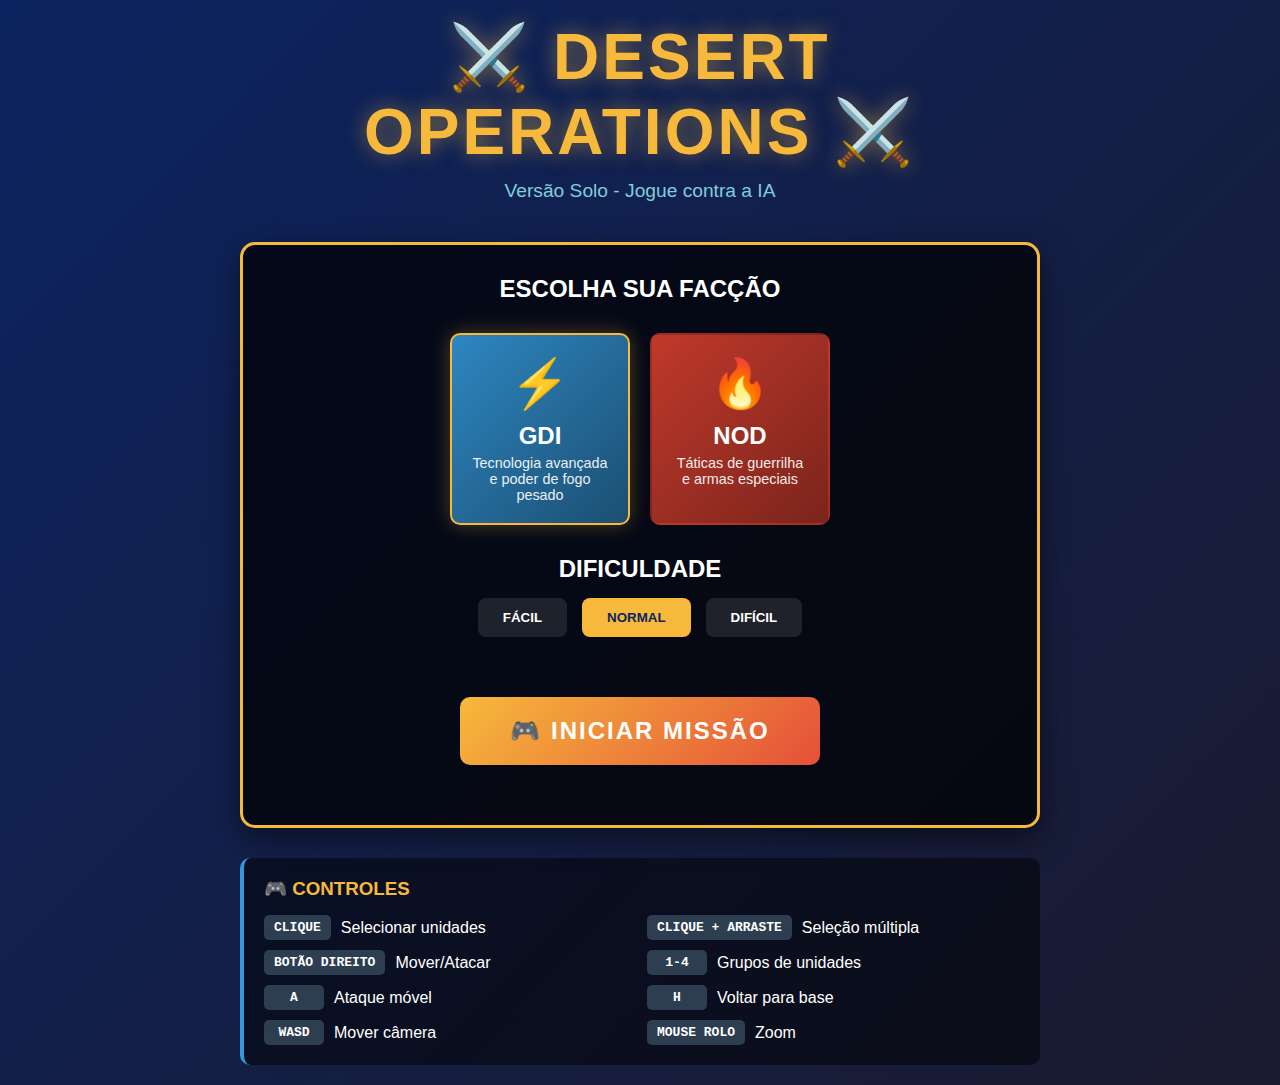
<file: index.html>
<!DOCTYPE html>
<html lang="pt-BR">
<head>
    <meta charset="UTF-8">
    <meta name="viewport" content="width=device-width, initial-scale=1.0">
    <title>Desert Operations Solo</title>
    <style>
        * {
            margin: 0;
            padding: 0;
            box-sizing: border-box;
            font-family: 'Segoe UI', Tahoma, Geneva, Verdana, sans-serif;
        }
        
        body {
            background: linear-gradient(135deg, #0c2461 0%, #1a1a2e 100%);
            color: white;
            min-height: 100vh;
            display: flex;
            flex-direction: column;
            justify-content: center;
            align-items: center;
            padding: 20px;
        }
        
        .container {
            max-width: 800px;
            width: 100%;
            text-align: center;
        }
        
        .header {
            margin-bottom: 40px;
            animation: pulse 2s infinite;
        }
        
        @keyframes pulse {
            0% { transform: scale(1); }
            50% { transform: scale(1.02); }
            100% { transform: scale(1); }
        }
        
        h1 {
            font-size: 4em;
            color: #f6b93b;
            text-shadow: 0 0 20px rgba(246, 185, 59, 0.5);
            margin-bottom: 10px;
            letter-spacing: 3px;
        }
        
        .subtitle {
            font-size: 1.2em;
            color: #82ccdd;
            margin-bottom: 30px;
        }
        
        .game-card {
            background: rgba(0, 0, 0, 0.7);
            border-radius: 15px;
            padding: 30px;
            margin: 20px 0;
            border: 3px solid #f6b93b;
            box-shadow: 0 10px 30px rgba(0,0,0,0.5);
        }
        
        .faction-select {
            display: flex;
            justify-content: center;
            gap: 20px;
            margin: 30px 0;
            flex-wrap: wrap;
        }
        
        .faction {
            padding: 20px;
            border-radius: 10px;
            cursor: pointer;
            transition: all 0.3s;
            width: 180px;
            border: 2px solid transparent;
        }
        
        .faction:hover {
            transform: translateY(-10px);
            box-shadow: 0 10px 20px rgba(0,0,0,0.3);
        }
        
        .faction.active {
            border-color: #f6b93b;
            box-shadow: 0 0 20px rgba(246, 185, 59, 0.3);
        }
        
        .faction-gdi {
            background: linear-gradient(135deg, #2e86c1 0%, #1b4f72 100%);
        }
        
        .faction-nod {
            background: linear-gradient(135deg, #c0392b 0%, #7b241c 100%);
        }
        
        .faction-icon {
            font-size: 3em;
            margin-bottom: 10px;
        }
        
        .faction-name {
            font-size: 1.5em;
            font-weight: bold;
            margin-bottom: 5px;
        }
        
        .faction-desc {
            font-size: 0.9em;
            opacity: 0.9;
        }
        
        .difficulty-select {
            margin: 30px 0;
        }
        
        .difficulty-buttons {
            display: flex;
            justify-content: center;
            gap: 15px;
            margin-top: 15px;
        }
        
        .difficulty-btn {
            padding: 12px 25px;
            border: none;
            border-radius: 8px;
            background: rgba(255,255,255,0.1);
            color: white;
            cursor: pointer;
            transition: all 0.3s;
            font-weight: bold;
        }
        
        .difficulty-btn:hover {
            transform: scale(1.1);
        }
        
        .difficulty-btn.active {
            background: #f6b93b;
            color: #0c2461;
        }
        
        .start-btn {
            background: linear-gradient(135deg, #f6b93b 0%, #e55039 100%);
            color: white;
            border: none;
            padding: 20px 50px;
            font-size: 1.5em;
            font-weight: bold;
            border-radius: 10px;
            cursor: pointer;
            margin: 30px 0;
            transition: all 0.3s;
            letter-spacing: 2px;
            text-transform: uppercase;
        }
        
        .start-btn:hover {
            transform: scale(1.05);
            box-shadow: 0 0 30px rgba(229, 80, 57, 0.5);
        }
        
        .controls-info {
            background: rgba(0,0,0,0.5);
            padding: 20px;
            border-radius: 10px;
            margin-top: 30px;
            text-align: left;
            border-left: 4px solid #3498db;
        }
        
        .controls-info h3 {
            color: #f6b93b;
            margin-bottom: 10px;
        }
        
        .controls-grid {
            display: grid;
            grid-template-columns: repeat(2, 1fr);
            gap: 10px;
            margin-top: 15px;
        }
        
        .control-item {
            display: flex;
            align-items: center;
            gap: 10px;
        }
        
        .key {
            background: #2c3e50;
            padding: 5px 10px;
            border-radius: 5px;
            font-family: monospace;
            font-weight: bold;
            min-width: 60px;
            text-align: center;
        }
        
        @media (max-width: 600px) {
            h1 {
                font-size: 2.5em;
            }
            
            .faction-select {
                flex-direction: column;
                align-items: center;
            }
            
            .faction {
                width: 100%;
                max-width: 300px;
            }
            
            .controls-grid {
                grid-template-columns: 1fr;
            }
        }
    </style>
</head>
<body>
    <div class="container">
        <div class="header">
            <h1>⚔️ DESERT OPERATIONS ⚔️</h1>
            <p class="subtitle">Versão Solo - Jogue contra a IA</p>
        </div>
        
        <div class="game-card">
            <h2>ESCOLHA SUA FACÇÃO</h2>
            <div class="faction-select">
                <div class="faction faction-gdi" onclick="selectFaction('gdi')">
                    <div class="faction-icon">⚡</div>
                    <div class="faction-name">GDI</div>
                    <div class="faction-desc">Tecnologia avançada e poder de fogo pesado</div>
                </div>
                
                <div class="faction faction-nod" onclick="selectFaction('nod')">
                    <div class="faction-icon">🔥</div>
                    <div class="faction-name">NOD</div>
                    <div class="faction-desc">Táticas de guerrilha e armas especiais</div>
                </div>
            </div>
            
            <div class="difficulty-select">
                <h2>DIFICULDADE</h2>
                <div class="difficulty-buttons">
                    <button class="difficulty-btn" onclick="selectDifficulty('easy')">FÁCIL</button>
                    <button class="difficulty-btn active" onclick="selectDifficulty('normal')">NORMAL</button>
                    <button class="difficulty-btn" onclick="selectDifficulty('hard')">DIFÍCIL</button>
                </div>
            </div>
            
            <button class="start-btn" onclick="startGame()">
                🎮 INICIAR MISSÃO
            </button>
        </div>
        
        <div class="controls-info">
            <h3>🎮 CONTROLES</h3>
            <div class="controls-grid">
                <div class="control-item">
                    <span class="key">CLIQUE</span>
                    <span>Selecionar unidades</span>
                </div>
                <div class="control-item">
                    <span class="key">CLIQUE + ARRASTE</span>
                    <span>Seleção múltipla</span>
                </div>
                <div class="control-item">
                    <span class="key">BOTÃO DIREITO</span>
                    <span>Mover/Atacar</span>
                </div>
                <div class="control-item">
                    <span class="key">1-4</span>
                    <span>Grupos de unidades</span>
                </div>
                <div class="control-item">
                    <span class="key">A</span>
                    <span>Ataque móvel</span>
                </div>
                <div class="control-item">
                    <span class="key">H</span>
                    <span>Voltar para base</span>
                </div>
                <div class="control-item">
                    <span class="key">WASD</span>
                    <span>Mover câmera</span>
                </div>
                <div class="control-item">
                    <span class="key">MOUSE ROLO</span>
                    <span>Zoom</span>
                </div>
            </div>
        </div>
    </div>
    
    <script>
        let selectedFaction = 'gdi';
        let selectedDifficulty = 'normal';
        
        function selectFaction(faction) {
            selectedFaction = faction;
            
            // Atualiza visual
            document.querySelectorAll('.faction').forEach(f => {
                f.classList.remove('active');
            });
            event.currentTarget.classList.add('active');
            
            // Efeito sonoro simples
            playClickSound();
        }
        
        function selectDifficulty(difficulty) {
            selectedDifficulty = difficulty;
            
            // Atualiza visual
            document.querySelectorAll('.difficulty-btn').forEach(btn => {
                btn.classList.remove('active');
            });
            event.currentTarget.classList.add('active');
            
            playClickSound();
        }
        
        function startGame() {
            // Salva configurações
            localStorage.setItem('faction', selectedFaction);
            localStorage.setItem('difficulty', selectedDifficulty);
            
            // Vai para o jogo
            window.location.href = 'game.html';
        }
        
        function playClickSound() {
            // Som de clique simples
            const audio = new Audio();
            audio.src = '[data-uri]';
            audio.play().catch(e => console.log("Som não suportado"));
        }
        
        // Inicialização
        document.addEventListener('DOMContentLoaded', () => {
            // Seleciona GDI por padrão
            document.querySelector('.faction-gdi').classList.add('active');
        });
    </script>
</body>
</html>
</file>
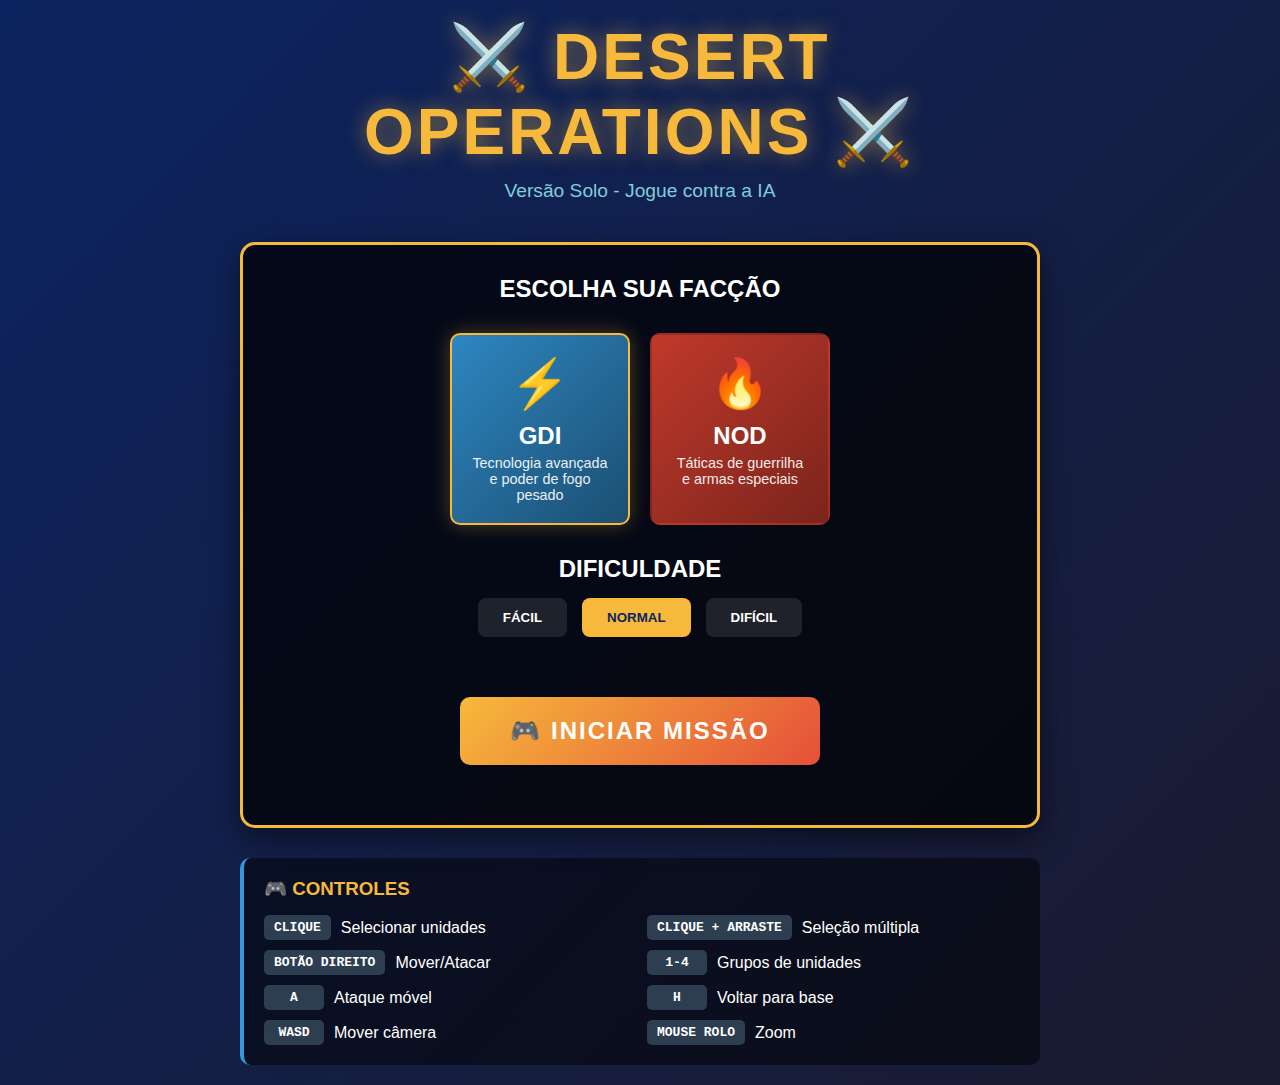
<file: dos.html>
<!DOCTYPE html>
<html lang="pt-BR">
<head>
    <meta charset="UTF-8">
    <meta name="viewport" content="width=device-width, initial-scale=1.0">
    <title>Desert Operations Solo</title>
    <style>
        * {
            margin: 0;
            padding: 0;
            box-sizing: border-box;
            font-family: 'Segoe UI', Tahoma, Geneva, Verdana, sans-serif;
        }
        
        body {
            background: linear-gradient(135deg, #0c2461 0%, #1a1a2e 100%);
            color: white;
            min-height: 100vh;
            display: flex;
            flex-direction: column;
            justify-content: center;
            align-items: center;
            padding: 20px;
        }
        
        .container {
            max-width: 800px;
            width: 100%;
            text-align: center;
        }
        
        .header {
            margin-bottom: 40px;
            animation: pulse 2s infinite;
        }
        
        @keyframes pulse {
            0% { transform: scale(1); }
            50% { transform: scale(1.02); }
            100% { transform: scale(1); }
        }
        
        h1 {
            font-size: 4em;
            color: #f6b93b;
            text-shadow: 0 0 20px rgba(246, 185, 59, 0.5);
            margin-bottom: 10px;
            letter-spacing: 3px;
        }
        
        .subtitle {
            font-size: 1.2em;
            color: #82ccdd;
            margin-bottom: 30px;
        }
        
        .game-card {
            background: rgba(0, 0, 0, 0.7);
            border-radius: 15px;
            padding: 30px;
            margin: 20px 0;
            border: 3px solid #f6b93b;
            box-shadow: 0 10px 30px rgba(0,0,0,0.5);
        }
        
        .faction-select {
            display: flex;
            justify-content: center;
            gap: 20px;
            margin: 30px 0;
            flex-wrap: wrap;
        }
        
        .faction {
            padding: 20px;
            border-radius: 10px;
            cursor: pointer;
            transition: all 0.3s;
            width: 180px;
            border: 2px solid transparent;
        }
        
        .faction:hover {
            transform: translateY(-10px);
            box-shadow: 0 10px 20px rgba(0,0,0,0.3);
        }
        
        .faction.active {
            border-color: #f6b93b;
            box-shadow: 0 0 20px rgba(246, 185, 59, 0.3);
        }
        
        .faction-gdi {
            background: linear-gradient(135deg, #2e86c1 0%, #1b4f72 100%);
        }
        
        .faction-nod {
            background: linear-gradient(135deg, #c0392b 0%, #7b241c 100%);
        }
        
        .faction-icon {
            font-size: 3em;
            margin-bottom: 10px;
        }
        
        .faction-name {
            font-size: 1.5em;
            font-weight: bold;
            margin-bottom: 5px;
        }
        
        .faction-desc {
            font-size: 0.9em;
            opacity: 0.9;
        }
        
        .difficulty-select {
            margin: 30px 0;
        }
        
        .difficulty-buttons {
            display: flex;
            justify-content: center;
            gap: 15px;
            margin-top: 15px;
        }
        
        .difficulty-btn {
            padding: 12px 25px;
            border: none;
            border-radius: 8px;
            background: rgba(255,255,255,0.1);
            color: white;
            cursor: pointer;
            transition: all 0.3s;
            font-weight: bold;
        }
        
        .difficulty-btn:hover {
            transform: scale(1.1);
        }
        
        .difficulty-btn.active {
            background: #f6b93b;
            color: #0c2461;
        }
        
        .start-btn {
            background: linear-gradient(135deg, #f6b93b 0%, #e55039 100%);
            color: white;
            border: none;
            padding: 20px 50px;
            font-size: 1.5em;
            font-weight: bold;
            border-radius: 10px;
            cursor: pointer;
            margin: 30px 0;
            transition: all 0.3s;
            letter-spacing: 2px;
            text-transform: uppercase;
        }
        
        .start-btn:hover {
            transform: scale(1.05);
            box-shadow: 0 0 30px rgba(229, 80, 57, 0.5);
        }
        
        .controls-info {
            background: rgba(0,0,0,0.5);
            padding: 20px;
            border-radius: 10px;
            margin-top: 30px;
            text-align: left;
            border-left: 4px solid #3498db;
        }
        
        .controls-info h3 {
            color: #f6b93b;
            margin-bottom: 10px;
        }
        
        .controls-grid {
            display: grid;
            grid-template-columns: repeat(2, 1fr);
            gap: 10px;
            margin-top: 15px;
        }
        
        .control-item {
            display: flex;
            align-items: center;
            gap: 10px;
        }
        
        .key {
            background: #2c3e50;
            padding: 5px 10px;
            border-radius: 5px;
            font-family: monospace;
            font-weight: bold;
            min-width: 60px;
            text-align: center;
        }
        
        @media (max-width: 600px) {
            h1 {
                font-size: 2.5em;
            }
            
            .faction-select {
                flex-direction: column;
                align-items: center;
            }
            
            .faction {
                width: 100%;
                max-width: 300px;
            }
            
            .controls-grid {
                grid-template-columns: 1fr;
            }
        }
    </style>
</head>
<body>
    <div class="container">
        <div class="header">
            <h1>⚔️ DESERT OPERATIONS ⚔️</h1>
            <p class="subtitle">Versão Solo - Jogue contra a IA</p>
        </div>
        
        <div class="game-card">
            <h2>ESCOLHA SUA FACÇÃO</h2>
            <div class="faction-select">
                <div class="faction faction-gdi" onclick="selectFaction('gdi')">
                    <div class="faction-icon">⚡</div>
                    <div class="faction-name">GDI</div>
                    <div class="faction-desc">Tecnologia avançada e poder de fogo pesado</div>
                </div>
                
                <div class="faction faction-nod" onclick="selectFaction('nod')">
                    <div class="faction-icon">🔥</div>
                    <div class="faction-name">NOD</div>
                    <div class="faction-desc">Táticas de guerrilha e armas especiais</div>
                </div>
            </div>
            
            <div class="difficulty-select">
                <h2>DIFICULDADE</h2>
                <div class="difficulty-buttons">
                    <button class="difficulty-btn" onclick="selectDifficulty('easy')">FÁCIL</button>
                    <button class="difficulty-btn active" onclick="selectDifficulty('normal')">NORMAL</button>
                    <button class="difficulty-btn" onclick="selectDifficulty('hard')">DIFÍCIL</button>
                </div>
            </div>
            
            <button class="start-btn" onclick="startGame()">
                🎮 INICIAR MISSÃO
            </button>
        </div>
        
        <div class="controls-info">
            <h3>🎮 CONTROLES</h3>
            <div class="controls-grid">
                <div class="control-item">
                    <span class="key">CLIQUE</span>
                    <span>Selecionar unidades</span>
                </div>
                <div class="control-item">
                    <span class="key">CLIQUE + ARRASTE</span>
                    <span>Seleção múltipla</span>
                </div>
                <div class="control-item">
                    <span class="key">BOTÃO DIREITO</span>
                    <span>Mover/Atacar</span>
                </div>
                <div class="control-item">
                    <span class="key">1-4</span>
                    <span>Grupos de unidades</span>
                </div>
                <div class="control-item">
                    <span class="key">A</span>
                    <span>Ataque móvel</span>
                </div>
                <div class="control-item">
                    <span class="key">H</span>
                    <span>Voltar para base</span>
                </div>
                <div class="control-item">
                    <span class="key">WASD</span>
                    <span>Mover câmera</span>
                </div>
                <div class="control-item">
                    <span class="key">MOUSE ROLO</span>
                    <span>Zoom</span>
                </div>
            </div>
        </div>
    </div>
    
    <script>
        let selectedFaction = 'gdi';
        let selectedDifficulty = 'normal';
        
        function selectFaction(faction) {
            selectedFaction = faction;
            
            // Atualiza visual
            document.querySelectorAll('.faction').forEach(f => {
                f.classList.remove('active');
            });
            event.currentTarget.classList.add('active');
            
            // Efeito sonoro simples
            playClickSound();
        }
        
        function selectDifficulty(difficulty) {
            selectedDifficulty = difficulty;
            
            // Atualiza visual
            document.querySelectorAll('.difficulty-btn').forEach(btn => {
                btn.classList.remove('active');
            });
            event.currentTarget.classList.add('active');
            
            playClickSound();
        }
        
        function startGame() {
            // Salva configurações
            localStorage.setItem('faction', selectedFaction);
            localStorage.setItem('difficulty', selectedDifficulty);
            
            // Vai para o jogo
            window.location.href = 'game.html';
        }
        
        function playClickSound() {
            // Som de clique simples
            const audio = new Audio();
            audio.src = '[data-uri]';
            audio.play().catch(e => console.log("Som não suportado"));
        }
        
        // Inicialização
        document.addEventListener('DOMContentLoaded', () => {
            // Seleciona GDI por padrão
            document.querySelector('.faction-gdi').classList.add('active');
        });
    </script>
</body>
</html>
</file>
